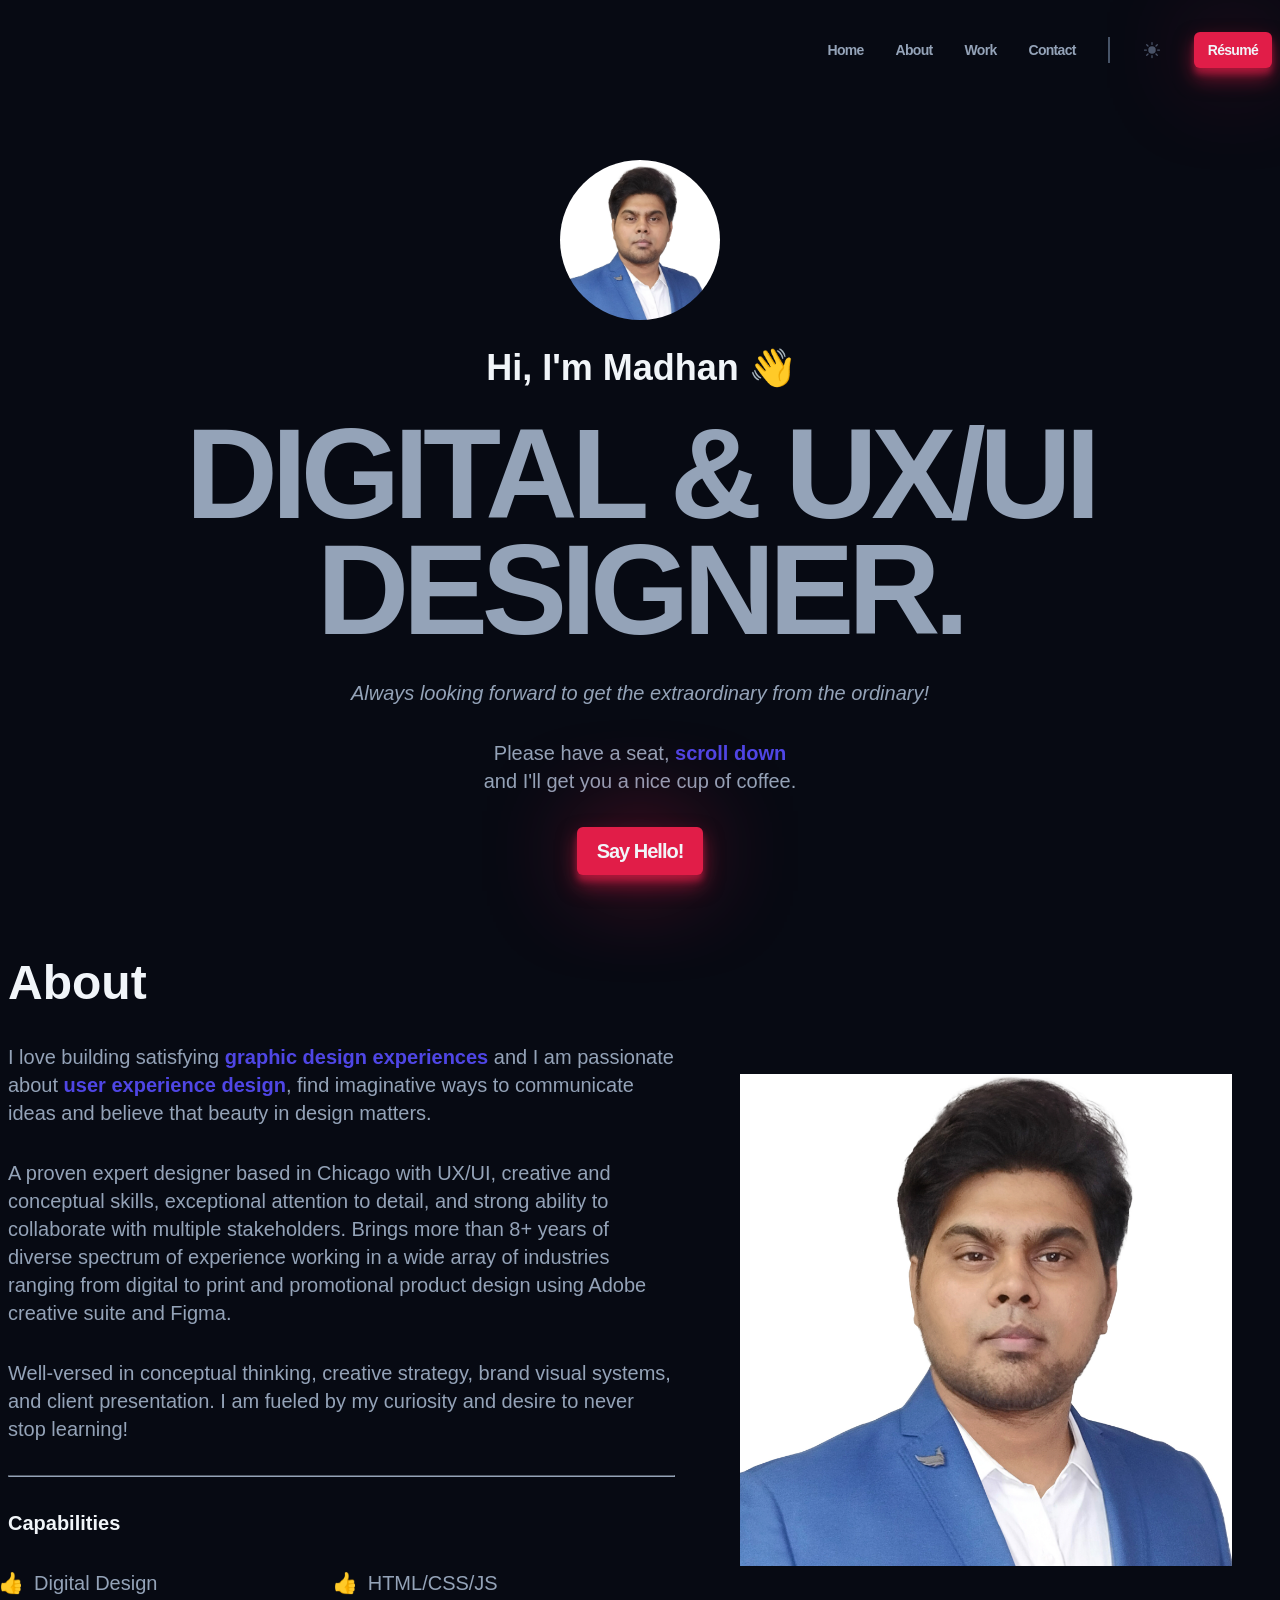
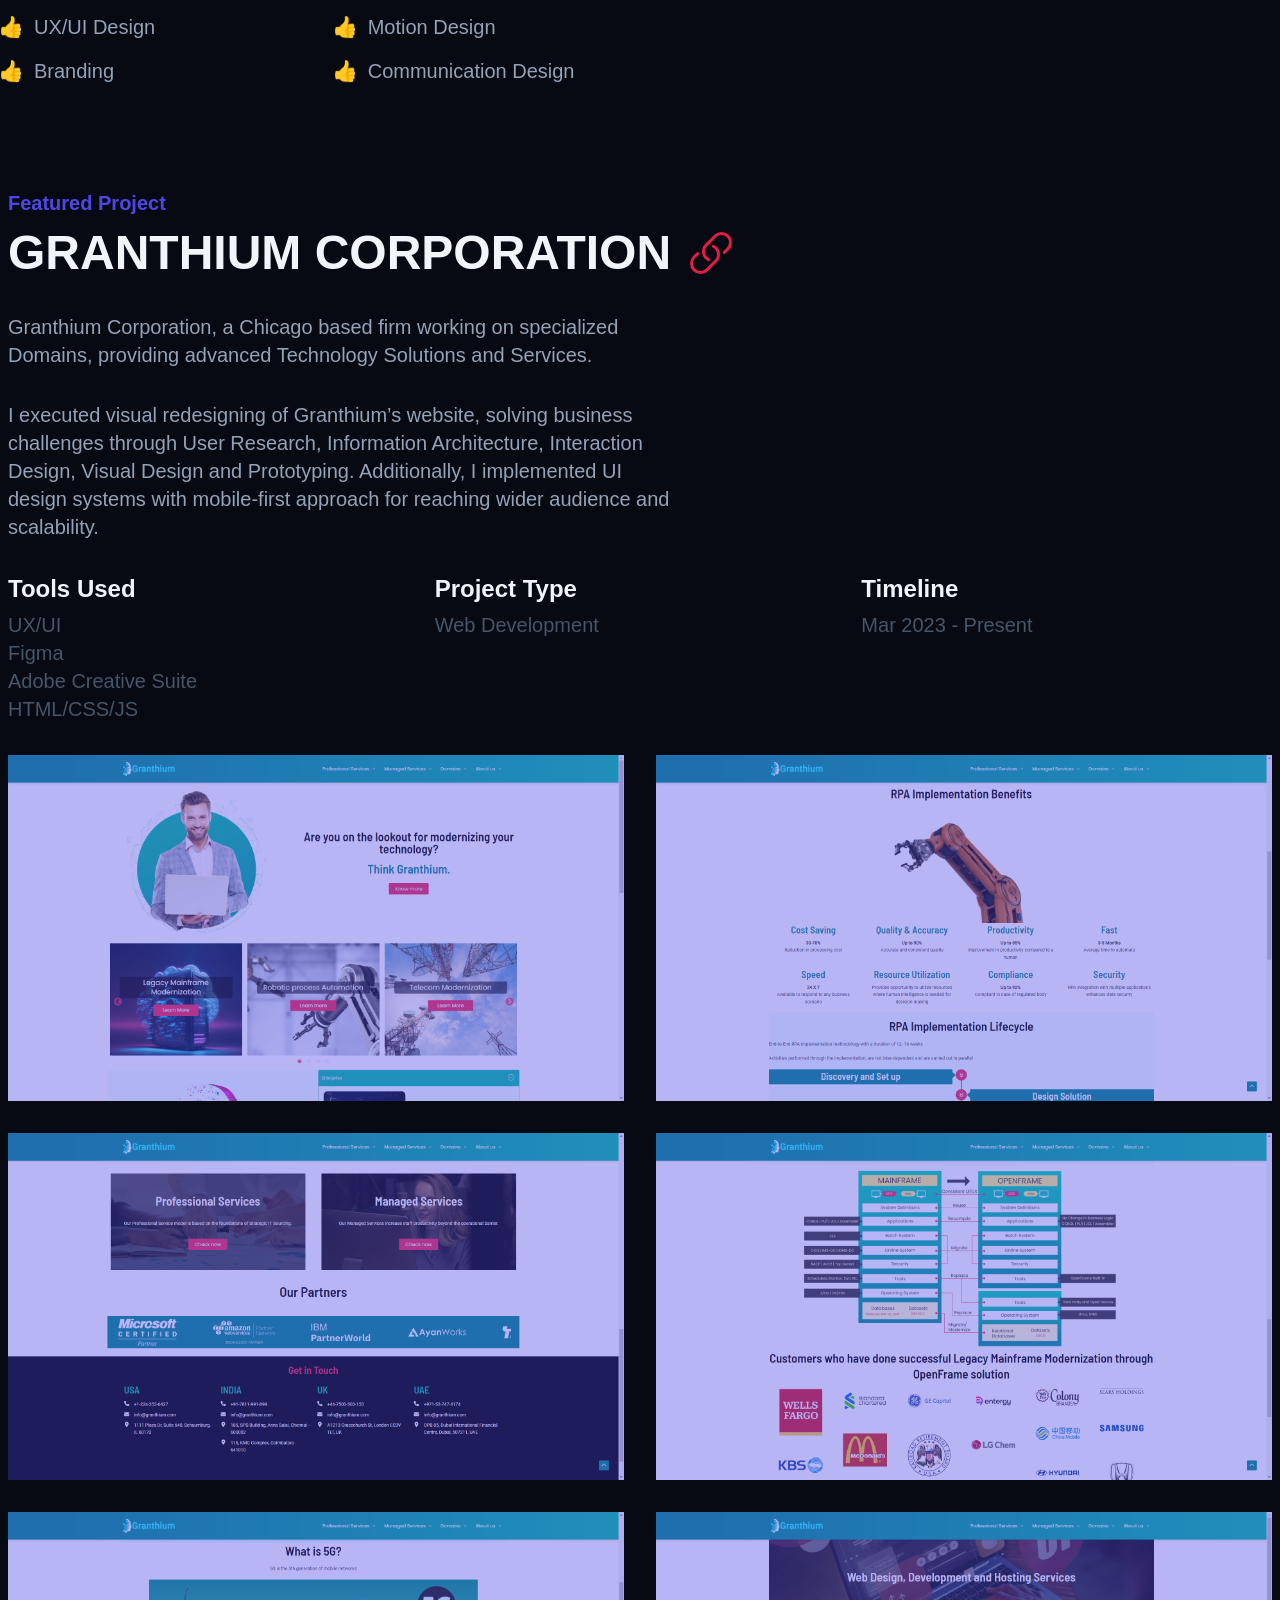
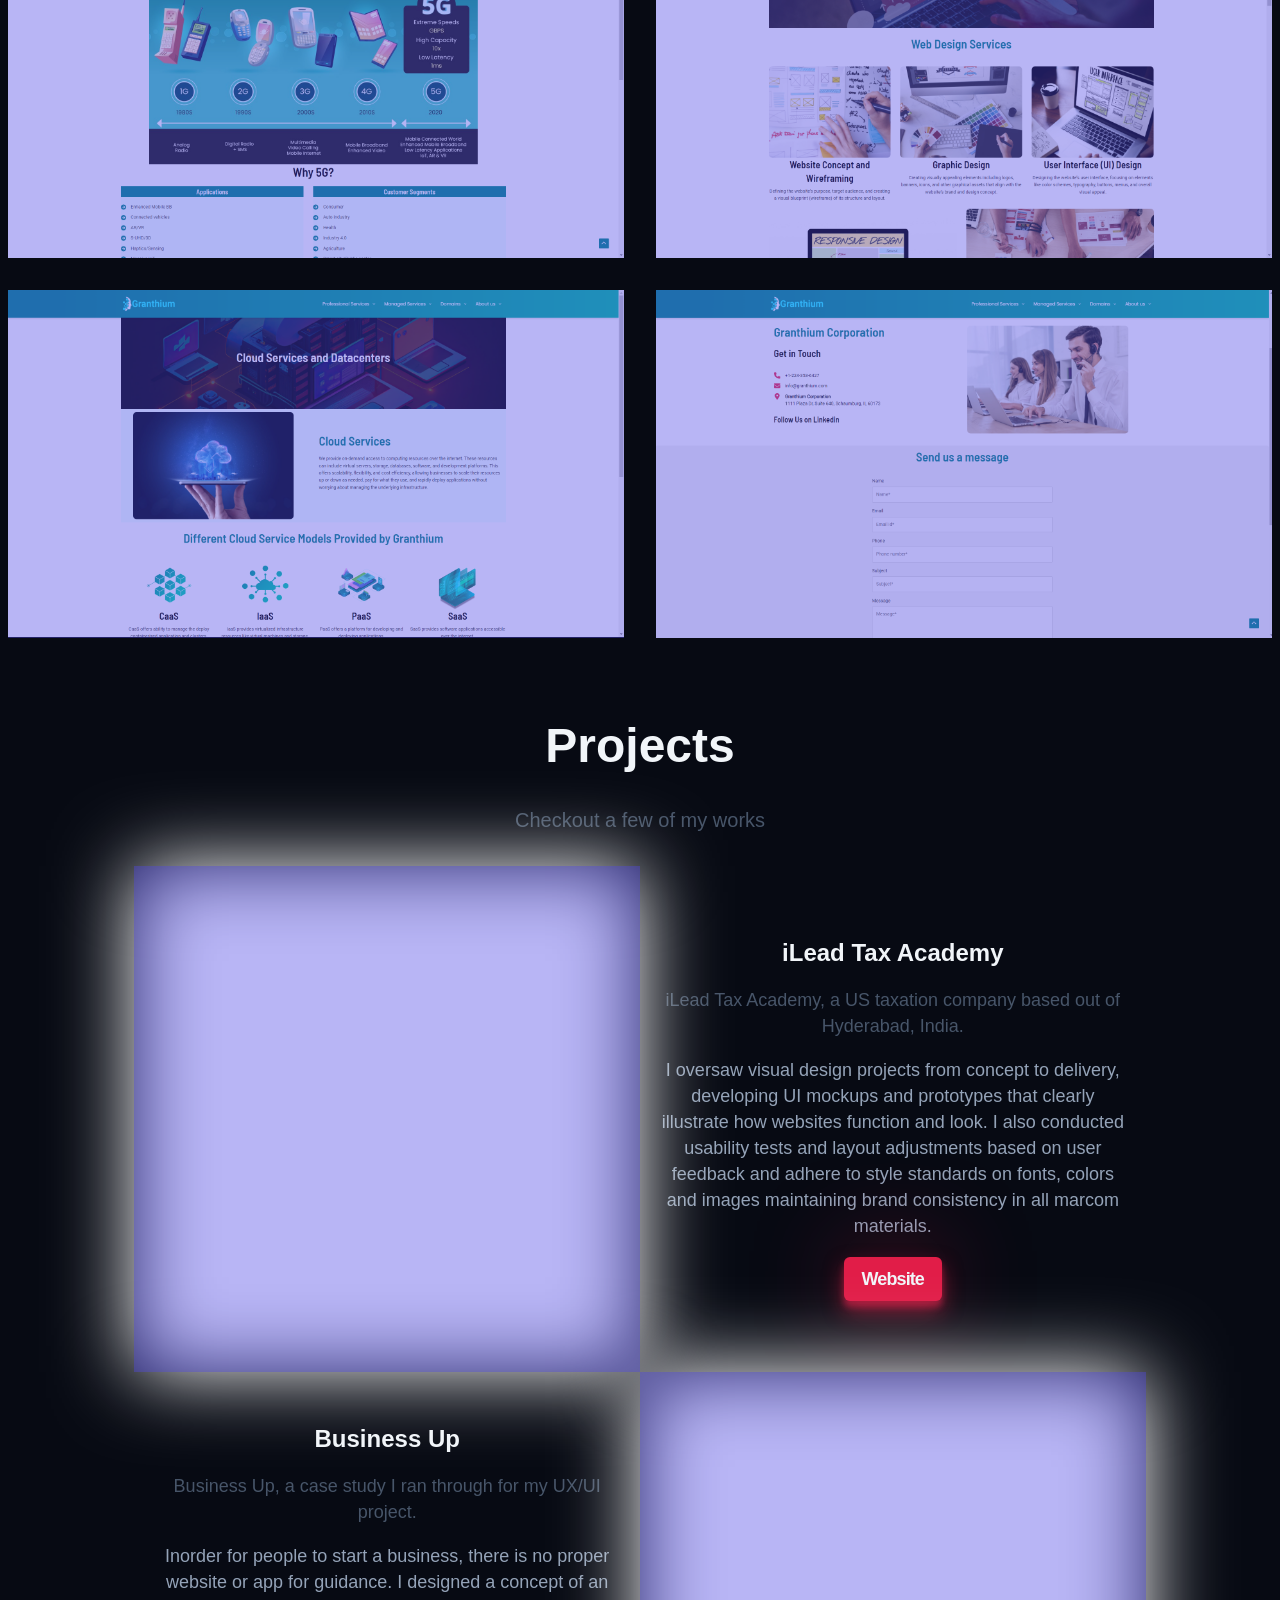
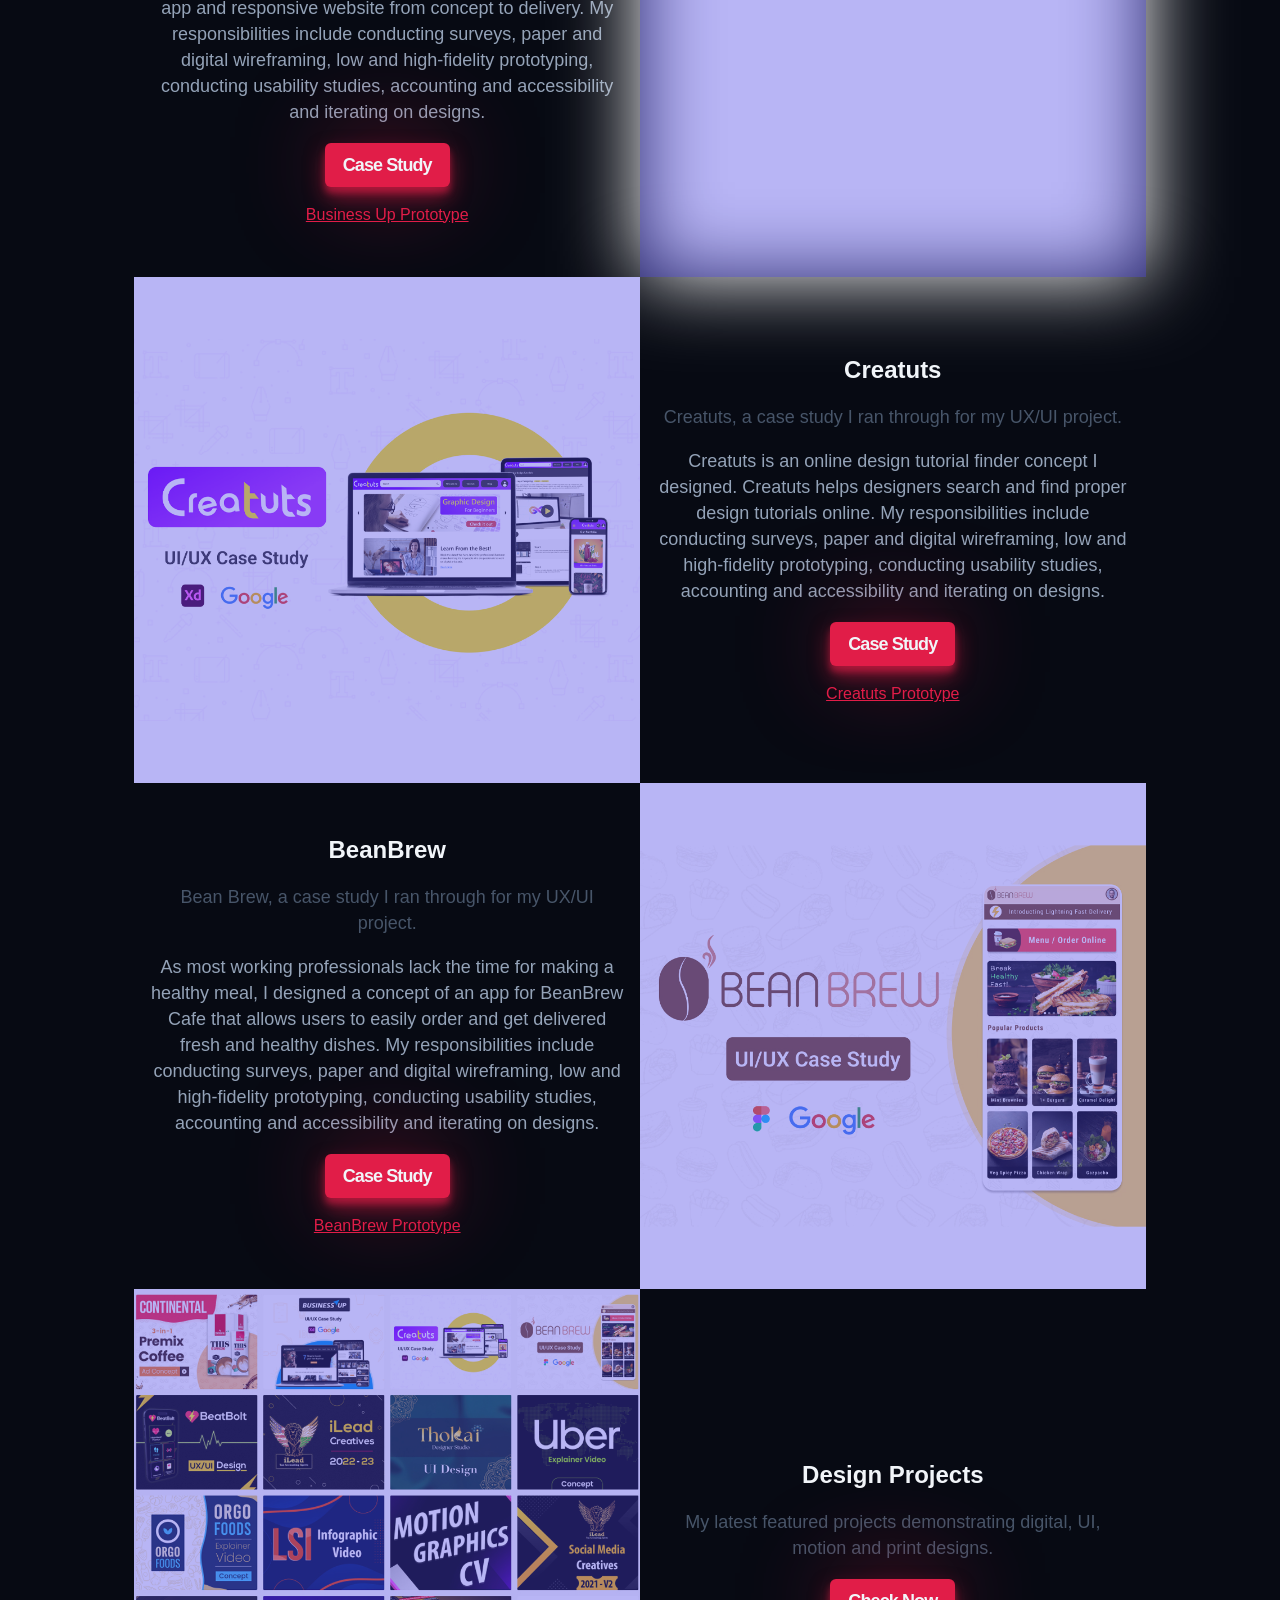
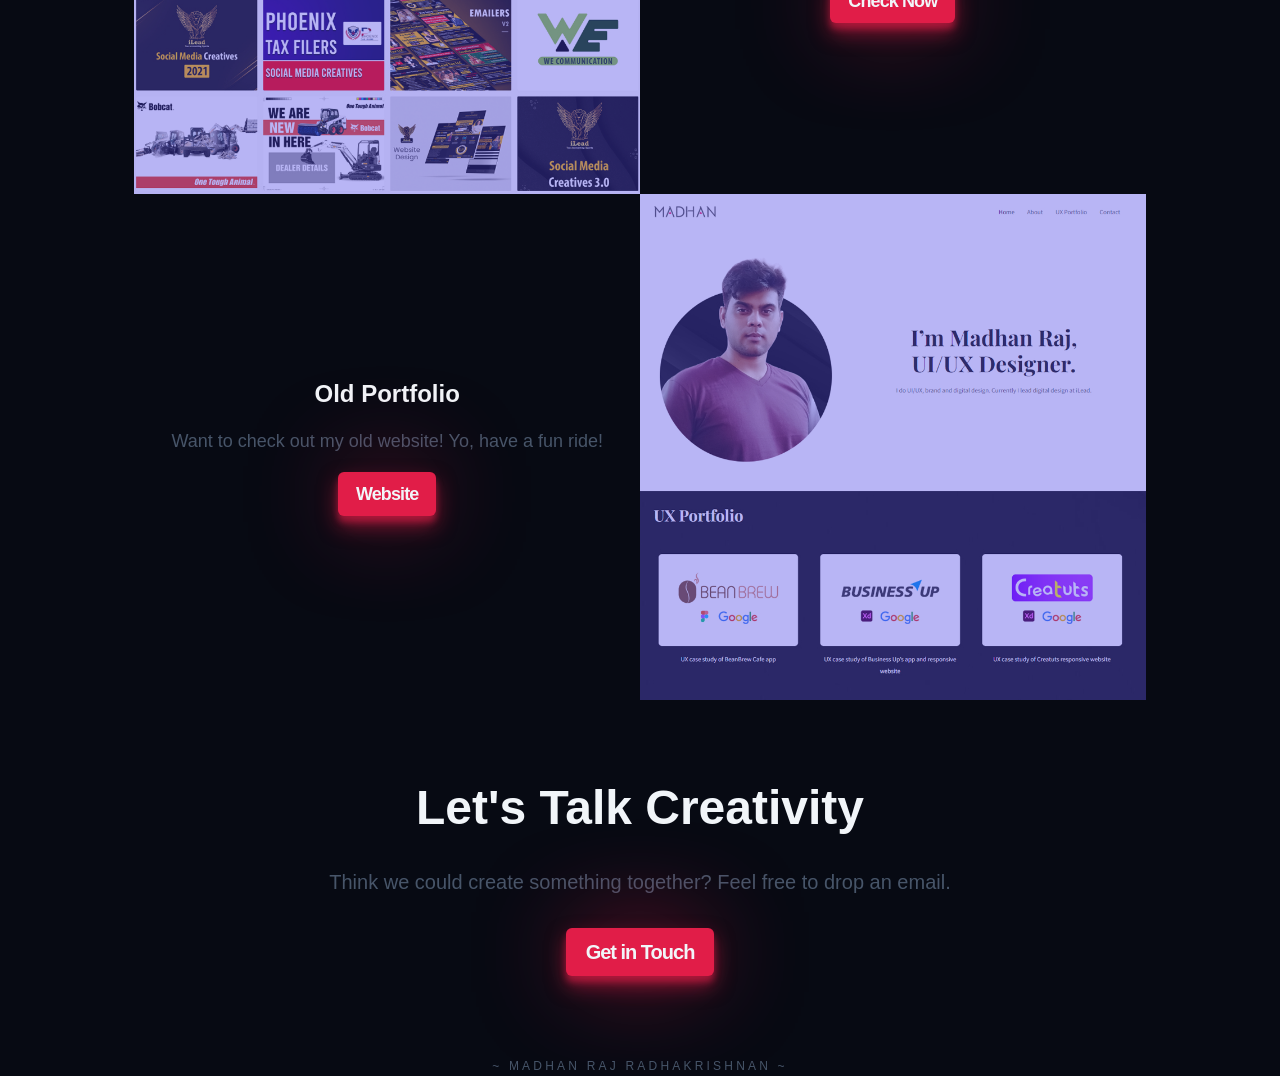
<file: index.html>
<!DOCTYPE html>
<html lang="en">
  <head>
    <link
      href="https://api.fontshare.com/v2/css?f[]=general-sans@500,600,400,700&display=swap"
      rel="stylesheet"
    />
    <!-- Portfolio -->
    <link rel="stylesheet" href="./styles/style.css" />
    <link rel="stylesheet" href="./styles/utils.css" />
    <link rel="stylesheet" href="./styles/modern-normalize.css" />
    <link rel="stylesheet" href="./styles/components/about.css" />
    <link rel="stylesheet" href="./styles/components/contact.css" />
    <link rel="stylesheet" href="./styles/components/featured.css" />
    <link rel="stylesheet" href="./styles/components/footer.css" />
    <link rel="stylesheet" href="./styles/components/header.css" />
    <link rel="stylesheet" href="./styles/components/hero.css" />
    <link rel="stylesheet" href="./styles/components/mobile.css" />
    <link rel="stylesheet" href="./styles/components/work.css" />

    <meta charset="UTF-8" />
    <link rel="icon" type="image/svg+xml" href="../public/M icon.png" />
    <meta name="viewport" content="width=device-width, initial-scale=1.0" />
    <title>Madhan Showcase</title>
  </head>
  <body>
    <header class="header container">
      <nav>
        <ul class="header__menu">
          <li>
            <a class="header__link" href="/">Home</a>
          </li>
          <li>
            <a class="header__link" href="#about1">About</a>
          </li>
          <li>
            <a class="header__link" href="#featured1">Work</a>
          </li>
          <li>
            <a class="header__link" href="#contact">Contact</a>
          </li>
          <li class="header__line"></li>
          <li>
            <button id="theme-toggle" class="header__sun">
              <svg
                xmlns="http://www.w3.org/2000/svg"
                viewBox="0 0 24 24"
                fill="currentColor"
              >
                <path
                  d="M12 2.25a.75.75 0 01.75.75v2.25a.75.75 0 01-1.5 0V3a.75.75 0 01.75-.75zM7.5 12a4.5 4.5 0 119 0 4.5 4.5 0 01-9 0zM18.894 6.166a.75.75 0 00-1.06-1.06l-1.591 1.59a.75.75 0 101.06 1.061l1.591-1.59zM21.75 12a.75.75 0 01-.75.75h-2.25a.75.75 0 010-1.5H21a.75.75 0 01.75.75zM17.834 18.894a.75.75 0 001.06-1.06l-1.59-1.591a.75.75 0 10-1.061 1.06l1.59 1.591zM12 18a.75.75 0 01.75.75V21a.75.75 0 01-1.5 0v-2.25A.75.75 0 0112 18zM7.758 17.303a.75.75 0 00-1.061-1.06l-1.591 1.59a.75.75 0 001.06 1.061l1.591-1.59zM6 12a.75.75 0 01-.75.75H3a.75.75 0 010-1.5h2.25A.75.75 0 016 12zM6.697 7.757a.75.75 0 001.06-1.06l-1.59-1.591a.75.75 0 00-1.061 1.06l1.59 1.591z"
                />
              </svg>
            </button>
          </li>
          <li>
            <a class="header__resume btn" href="./public/Madhan-Resume.pdf" target="_blank">Résumé</a>
          </li>
        </ul>
        <button class="header__bars">
          <svg
            xmlns="http://www.w3.org/2000/svg"
            viewBox="0 0 24 24"
            fill="currentColor"
          >
            <path
              fill-rule="evenodd"
              d="M3 6.75A.75.75 0 013.75 6h16.5a.75.75 0 010 1.5H3.75A.75.75 0 013 6.75zM3 12a.75.75 0 01.75-.75h16.5a.75.75 0 010 1.5H3.75A.75.75 0 013 12zm0 5.25a.75.75 0 01.75-.75h16.5a.75.75 0 010 1.5H3.75a.75.75 0 01-.75-.75z"
              clip-rule="evenodd"
            />
          </svg>
        </button>
      </nav>
    </header>
    <!-- Mobile Navigation -->
    <div class="mobile-nav">
      <nav>
        <ul class="mobile-nav__menu">
          <li><a class="mobile-nav__link" href="/">Home</a></li>
          <li><a class="mobile-nav__link" href="#about1">About</a></li>
          <li><a class="mobile-nav__link" href="#featured1">Work</a></li>
          <li><a class="mobile-nav__link" href="#contact">Contact</a></li>
          <li class="mobile-nav__link-line"></li>
          <li>
            <button id="theme-toggle" class="mobile-nav__sun">
              <svg
                xmlns="http://www.w3.org/2000/svg"
                viewBox="0 0 24 24"
                fill="currentColor"
              >
                <path
                  d="M12 2.25a.75.75 0 01.75.75v2.25a.75.75 0 01-1.5 0V3a.75.75 0 01.75-.75zM7.5 12a4.5 4.5 0 119 0 4.5 4.5 0 01-9 0zM18.894 6.166a.75.75 0 00-1.06-1.06l-1.591 1.59a.75.75 0 101.06 1.061l1.591-1.59zM21.75 12a.75.75 0 01-.75.75h-2.25a.75.75 0 010-1.5H21a.75.75 0 01.75.75zM17.834 18.894a.75.75 0 001.06-1.06l-1.59-1.591a.75.75 0 10-1.061 1.06l1.59 1.591zM12 18a.75.75 0 01.75.75V21a.75.75 0 01-1.5 0v-2.25A.75.75 0 0112 18zM7.758 17.303a.75.75 0 00-1.061-1.06l-1.591 1.59a.75.75 0 001.06 1.061l1.591-1.59zM6 12a.75.75 0 01-.75.75H3a.75.75 0 010-1.5h2.25A.75.75 0 016 12zM6.697 7.757a.75.75 0 001.06-1.06l-1.59-1.591a.75.75 0 00-1.061 1.06l1.59 1.591z"
                />
              </svg>
            </button>
          </li>
          <li>
            <a class="mobile-nav__btn btn" href="./public/Madhan-Resume.pdf" target="_blank">Résumé</a>
          </li>
        </ul>
      </nav>
    </div>
    <!-- End of Mobile Navigation -->
    <main>
      <section class="hero container">
        <img class="hero__img" src="./public/Hero.jpg" alt="Profile Picture" />
        <h2 class="hero__subtitle">Hi, I'm Madhan 👋</h2>
        <h1 class="hero__title">
          Digital & UX/UI <br />
          Designer.
        </h1>
        <p class="hero__description">
          Always looking forward to get the extraordinary from the ordinary!
        </p>
        <p class="hero__description2">
          Please have a seat, <strong>scroll down</strong> <br />and I'll get
          you a nice cup of coffee.
        </p>
        <a
          id="about1"
          class="hero__btn btn"
          href="mailto:madharaj791@gmail.com"
          target="_blank"
          >Say Hello!</a
        >
      </section>

      <section id="about" class="about container section">
        <div class="about__content">
          <h2 class="about__title">About</h2>
          <p class="about__description">
            I love building satisfying
            <strong>graphic design experiences</strong> and I am passionate
            about <strong>user experience design</strong>, find imaginative ways
            to communicate ideas and believe that beauty in design matters.
          </p>
          <p class="about__description">
            A proven expert designer based in Chicago with UX/UI, creative and
            conceptual skills, exceptional attention to detail, and strong
            ability to collaborate with multiple stakeholders. Brings more than
            8+ years of diverse spectrum of experience working in a wide array
            of industries ranging from digital to print and promotional product
            design using Adobe creative suite and Figma.
          </p>
          <p class="about__description">
            Well-versed in conceptual thinking, creative strategy, brand visual
            systems, and client presentation. I am fueled by my curiosity and
            desire to never stop learning!
          </p>

          <hr class="about__hr" />
          <h3 class="about__subtitle">Capabilities</h3>
          <div class="about__ul-container">
            <ul class="about__ul">
              <li class="about__list">Digital Design</li>
              <li class="about__list">UX/UI Design</li>
              <li class="about__list">Branding</li>
            </ul>
            <ul class="about__ul">
              <li class="about__list">HTML/CSS/JS</li>
              <li class="about__list">Motion Design</li>
              <li class="about__list">Communication Design</li>
            </ul>
          </div>
        </div>
        <div class="about__img-wrapper">
          <img
            class="about__img lazy loading"
            src="./public/blank1810px.jpg"
            data-src="./public/Profile.jpg"
            alt="Profile Picture"
          />
        </div>
      </section>
      <div id="featured1">
        <p><br /></p>
      </div>
      <section id="featured" class="featured container section">
        <h3 class="featured__subtitle"><strong>Featured Project</strong></h3>
                <div class="featured__wrapper">
          <h2 class="featured__title">Granthium Corporation</h2>
          <a
            class="featured__link"
            href="https://granthium.net/"
            target="_blank"
            ><svg
              xmlns="http://www.w3.org/2000/svg"
              fill="none"
              viewBox="0 0 24 24"
              stroke-width="1.5"
              stroke="currentColor"
            >
              <path
                stroke-linecap="round"
                stroke-linejoin="round"
                d="M13.19 8.688a4.5 4.5 0 011.242 7.244l-4.5 4.5a4.5 4.5 0 01-6.364-6.364l1.757-1.757m13.35-.622l1.757-1.757a4.5 4.5 0 00-6.364-6.364l-4.5 4.5a4.5 4.5 0 001.242 7.244"
              />
            </svg>
          </a>
        </div>
        <p class="featured__description">
          Granthium Corporation, a Chicago based firm working on specialized
          Domains, providing advanced Technology Solutions and Services.
        </p>
        <p class="featured__description">
          I executed visual redesigning of Granthium’s website, solving business
          challenges through User Research, Information Architecture,
          Interaction Design, Visual Design and Prototyping. Additionally, I
          implemented UI design systems with mobile-first approach for reaching
          wider audience and scalability.
        </p>
        <div class="featured__info-container">
          <div>
            <h3 class="featured__label">Tools Used</h3>
            <ul class="featured__tech-stack">
              <li class="featured__info">UX/UI</li>
              <li class="featured__info">Figma</li>
              <li class="featured__info">Adobe Creative Suite</li>
              <li class="featured__info">HTML/CSS/JS</li>
            </ul>
          </div>
          <div>
            <h3 class="featured__label">Project Type</h3>
            <p class="featured__info">Web Development</p>
          </div>
          <div>
            <h3 class="featured__label">Timeline</h3>
            <p class="featured__info">Mar 2023 - Present</p>
          </div>
        </div>
        <div class="featured__img-container">
          <div class="featured__img-wrapper">
            <img
              class="lazy loading"
              data-src="./public/Granthium 1.PNG"
              src="./public/blank1920px.jpg"
              alt="Granthium_page_1"
            />
          </div>
          <div class="featured__img-wrapper">
            <img
              class="lazy loading"
              data-src="./public/Granthium 2.PNG"
              src="./public/blank1920px.jpg"
              alt="Granthium_page_2"
            />
          </div>
          <div class="featured__img-wrapper">
            <img
              class="lazy loading"
              data-src="./public/Granthium 3.PNG"
              src="./public/blank1920px.jpg"
              alt="Granthium_page_3"
            />
          </div>
          <div class="featured__img-wrapper">
            <img
              class="lazy loading"
              data-src="./public/Granthium 4.PNG"
              src="./public/blank1920px.jpg"
              alt="Granthium_page_4"
            />
          </div>
          <div class="featured__img-wrapper">
            <img
              class="lazy loading"
              data-src="./public/Granthium 5.PNG"
              src="./public/blank1920px.jpg"
              alt="Granthium_page_5"
            />
          </div>
          <div class="featured__img-wrapper">
            <img
              class="lazy loading"
              data-src="./public/Granthium 6.PNG"
              src="./public/blank1920px.jpg"
              alt="Granthium_page_6"
            />
          </div>
          <div class="featured__img-wrapper">
            <img
              class="lazy loading"
              data-src="./public/Granthium 7.PNG"
              src="./public/blank1920px.jpg"
              alt="Granthium_page_7"
            />
          </div>
          <div class="featured__img-wrapper">
            <img
              class="lazy loading"
              data-src="./public/Granthium 8.PNG"
              src="./public/blank1920px.jpg"
              alt="Granthium_page_8"
            />
          </div>
        </div>
      </section>
      <section class="work container section">
        <h2 class="work__title">Projects</h2>
        <p class="work__description">Checkout a few of my works</p>
        <div class="work__container">
          <!-- Project 1 -->
          <h3 class="work__project-title">iLead Tax Academy</h3>
          <div class="work__img-wrapper work__image1">
            <img
              class="lazy loading"
              data-src="./public/iLeadCover.jpg"
              src="./public/blank900px.jpg"
              alt="Project 1"
            />
          </div>
          <div class="work__project work__content1">
            <h3 class="work__project-subtitle">iLead Tax Academy</h3>
            <p class="work__project-description1">
              iLead Tax Academy, a US taxation company based out of Hyderabad,
              India.
            </p>
            <p class="work__project-description2">
              I oversaw visual design projects from concept to delivery,
              developing UI mockups and prototypes that clearly illustrate how
              websites function and look. I also conducted usability tests and
              layout adjustments based on user feedback and adhere to style
              standards on fonts, colors and images maintaining brand
              consistency in all marcom materials.
            </p>
            <a
              class="btn work__project-btn"
              href="https://ileadtaxacademy.in/"
              target="_blank"
              >Website</a
            >
          </div>
          <!-- Project 2 -->
          <h3 class="work__project-title">Business Up</h3>
          <div class="work__img-wrapper work__image2">
            <img
              class="lazy loading"
              data-src="./public/BusinessUpCover.jpg"
              src="./public/blank900px.jpg"
              alt="Project 2"
            />
          </div>
          <div class="work__project work__content2">
            <h3 class="work__project-subtitle">Business Up</h3>
            <p class="work__project-description1">
              Business Up, a case study I ran through for my UX/UI project.
            </p>
            <p class="work__project-description2">
              Inorder for people to start a business, there is no proper website
              or app for guidance. I designed a concept of an app and responsive
              website from concept to delivery. My responsibilities include
              conducting surveys, paper and digital wireframing, low and
              high-fidelity prototyping, conducting usability studies,
              accounting and accessibility and iterating on designs.
            </p>
            <a
              class="btn work__project-btn"
              href="./pages/Businessup.html"
              target="_blank"
              >Case Study</a
            >
            <div class="work__prototype">
              <a
                href="https://xd.adobe.com/view/ac56356a-0b84-4899-9317-8b657c29d3ee-f905/"
                target="_blank"
                >Business Up Prototype</a
              >
            </div>
          </div>
          <!-- Project 3 -->
          <h3 class="work__project-title">Creatuts</h3>
          <div class="work__img-wrapper work__image3">
            <img
              class="lazy loading"
              data-src="./public/CreatutsCover.jpg"
              src="./public/blank900px.jpg"
              alt="Project 3"
            />
          </div>
          <div class="work__project work__content3">
            <h3 class="work__project-subtitle">Creatuts</h3>
            <p class="work__project-description1">
              Creatuts, a case study I ran through for my UX/UI project.
            </p>
            <p class="work__project-description2">
              Creatuts is an online design tutorial finder concept I designed.
              Creatuts helps designers search and find proper design tutorials
              online. My responsibilities include conducting surveys, paper and
              digital wireframing, low and high-fidelity prototyping, conducting
              usability studies, accounting and accessibility and iterating on
              designs.
            </p>
            <a
              class="btn work__project-btn"
              href="./pages/Creatuts.html"
              target="_blank"
              >Case Study</a
            >
            <div class="work__prototype">
              <a
                href="https://xd.adobe.com/view/4cf7d9f0-5b3b-443b-9829-4e2c7deb6add-19a4/?fullscreen"
                target="_blank"
                >Creatuts Prototype</a
              >
            </div>
          </div>
          <!-- Project 4 -->
          <h3 class="work__project-title">BeanBrew</h3>
          <div class="work__img-wrapper work__image4">
            <img
              class="lazy loading"
              data-src="./public/BeanbrewCover.jpg"
              src="./public/blank900px.jpg"
              alt="Project 4"
            />
          </div>
          <div class="work__project work__content4">
            <h3 class="work__project-subtitle">BeanBrew</h3>
            <p class="work__project-description1">
              Bean Brew, a case study I ran through for my UX/UI project.
            </p>
            <p class="work__project-description2">
              As most working professionals lack the time for making a healthy
              meal, I designed a concept of an app for BeanBrew Cafe that allows
              users to easily order and get delivered fresh and healthy dishes.
              My responsibilities include conducting surveys, paper and digital
              wireframing, low and high-fidelity prototyping, conducting
              usability studies, accounting and accessibility and iterating on
              designs.
            </p>
            <a
              class="btn work__project-btn"
              href="./pages/Beanbrew.html"
              target="_blank"
              >Case Study</a
            >
            <div class="work__prototype">
              <a
                href="https://www.figma.com/proto/yrfOd0hcsWEX04HcDuS1Ps/BeanBrew-Cafe-Hi-Fi?page-id=0%3A1&type=design&node-id=0-1&viewport=1186%2C75%2C0.33&t=cfcPU9yp9GbetqWB-1&scaling=scale-down&starting-point-node-id=1%3A5&mode=design"
                target="_blank"
                >BeanBrew Prototype</a
              >
            </div>
          </div>

          <!-- Project 5 -->
          <h3 class="work__project-title">Design Projects</h3>
          <div class="work__img-wrapper work__image5">
            <img
              class="lazy loading"
              data-src="./public/BehanceCover.jpg"
              src="./public/blank900px.jpg"
              alt="Project 5"
            />
          </div>
          <div class="work__project work__content5">
            <h3 class="work__project-subtitle">Design Projects</h3>
            <p class="work__project-description1">
              My latest featured projects demonstrating digital, UI, motion and
              print designs.
            </p>

            <a
              class="btn work__project-btn"
              href="https://www.behance.net/madhanraj7b6d1"
              target="_blank"
              >Check Now</a
            >
          </div>
          <!-- Project 6 -->
          <h3 class="work__project-title">My Old Portfolio</h3>
          <div class="work__img-wrapper work__image6">
            <img
              class="lazy loading"
              data-src="./public/OldSiteCover.jpg"
              src="./public/blank900px.jpg"
              alt="Project 6"
            />
          </div>
          <div class="work__project work__content6">
            <h3 class="work__project-subtitle">Old Portfolio</h3>
            <p class="work__project-description1">
              Want to check out my old website! Yo, have a fun ride!
            </p>
            <a
              class="btn work__project-btn"
              href="https://madhanxc.github.io/"
              target="_blank"
              >Website</a
            >
          </div>
        </div>
      </section>

      <section id="contact" class="contact container section">
        <h2 class="contact__title">Let's Talk Creativity</h2>
        <p class="contact__description">
          Think we could create something together? Feel free to drop an email.
        </p>
        <a
          class="contact__btn btn"
          href="mailto:madharaj791@gmail.com"
          target="_blank"
          >Get in Touch</a
        >
      </section>
    </main>
    <footer class="footer container section">
      <h3 class="footer__title">~ Madhan Raj Radhakrishnan ~</h3>
    </footer>
    <script type="module" src="./src/utils/dark-mode.js"></script>
    <script type="module" src="./src/utils/lazy-loading.js"></script>
    <script type="module" src="./src/utils/mobile-nav.js"></script>

    <script>
      window.addEventListener("scroll", (event) => {
        let scroll = this.scrollY;
        if (scroll > 10) {
          document.querySelector(".header").classList.add("header__active");
        } else {
          document.querySelector(".header").classList.remove("header__active");
        }
      });
    </script>
  </body>
</html>
</file>
<file: styles/style.css>
:root {
    --clr-dark: #070a13;
    --clr-light: #f1f5f9;
    --clr-slate400: #94a3b8;
    --clr-slate600: #475569;
    --clr-slate800: #1e293b;
    --clr-rose: #e11d48;
    --clr-indigo: #4f46e5;

    /* rose rgb(225, 29, 72)*/
  /*  indigo rgb(79, 70, 229) */
/* sizes */
--size-xxs: 0.5rem;
--size-xs: 0.75rem;
--size-sm: 0.875rem;
--size-base: 1rem;
--size-lg: 1.125rem;
--size-xl: 1.25rem;
--size-2xl: 1.5rem;
--size-3xl: 1.875rem;
--size-4xl: 2.25rem;
--size-5xl: 3rem;
--size-6xl: 3.75rem;
--size-7xl: 4.5rem;
--size-8xl: 6rem;
--size-9xl: 8rem;
--size-10xl: 10rem;
}

* {
    margin: 0;
    line-height: calc(1em + 0.5rem);
}
html{
    scroll-behavior: smooth;
}

.light-mode{
    --clr-light: #070a13;
    --clr-dark: #f1f5f9;
    --clr-slate400: ##1e293b;
    --clr-slate600: #1e293b;
    --clr-slate800: #1e293b;
    }
body{
    font-family: 'General Sans', sans-serif;
    background-color: var(--clr-dark);
    color: var(--clr-light);

}

img,
picture,
video,
canvas,
svg {
display: block;
max-width: 100%;
user-select: none;
}
button{
    display: inline-block;
    padding: 0;
    border: none;
    background: none;
    cursor: pointer;
    color:inherit;
}
a{
    color: var(--clr-rose);
}

strong{
    color: var(--clr-indigo);
}

/* Scrollbar */
body::-webkit-scrollbar {
    width: 0.5em;
  }
   
  body::-webkit-scrollbar-track {
    box-shadow: inset 0 0 0 rgba(0, 0, 0, 0);
  }
   
  body::-webkit-scrollbar-thumb {
    background-color: var(--clr-rose);
    outline: 1px solid var(--clr-rose);
  }
</file>
<file: styles/utils.css>
/*xs*/
/* @media(min-width: 475px) {}  */

/*sm*/
/* @media(min-width: 640px) {}  */

/*md*/
/* @media(min-width: 768px) {}  */

/*lg*/
/* @media(min-width: 1024px) {}  */

/*xl*/
/* @media(min-width: 1280px) {} */

/*2xl*/
/* @media(min-width: 1536px) {}  */



.btn {
    display: inline-block;
    font-weight: 600;
    text-decoration: none;
    letter-spacing: -0.05em;
    background-color: var(--clr-rose);
    color: #f1f5f9;
    padding: 0.5em 1em;
    border-radius: 6px;
    box-shadow: 0 10px 20px rgba(225, 29, 72, 0.5), 0 6px 6px rgba(225, 29, 72, 0.5), 0 0 100px -10px var(--clr-rose) ;
    transition: transform 0.3s, box-shadow 0.3s;
}


.btn:hover {
    transform: translateY(-3px);
    box-shadow: 0 14px 28px rgba(225, 29, 72, 0.25), 0 10px 10px rgba(225, 29, 72, 0.22), 0 0 120px -10px var(--clr-rose) ;
}

.container{
    width: 100%;
    margin-left: auto;
    margin-right: auto;
    padding-left: 0.5rem;
    padding-right: 0.5rem;
}

.section{
    margin-top: 5rem;
}

.loading {
filter: blur(40px) grayscale(100%);
}

.loaded{
    filter: blur(0) grayscale(0);
    transition: 0.7s ease-in-out;

}
/*xs*/
 @media(min-width: 475px) {
    .container{
        max-width: 475px;
    }
 } 

/*sm*/
@media(min-width: 640px) {
    .container{
        max-width: 640px;
    }
} 

/*md*/
@media(min-width: 768px) {
    .container{
        max-width: 768px;
    }
} 

/*lg*/
@media(min-width: 1024px) {
    .container{
        max-width: 1024px;
        .section{
            margin-top: 10rem;
        }
    }
} 

/*xl*/
@media(min-width: 1280px) {
    .container{
        max-width: 1280px;
    }
}

/*2xl*/
@media(min-width: 1536px) {
    .container{
        max-width: 1536px;
    }
}
</file>
<file: styles/components/about.css>
.about{
    display: flex;
    flex-direction: column;
    gap: 1rem;
}

.about__content{
    display: flex;
    flex-direction: column;
    gap: 1rem;
}
.about__title{
    font-size: var(--size-2xl);
    color: var(--clr-light);

}

.about__description{
    max-width: 60ch;
    font-size: var(--size-sm);
    color: var(--clr-slate400);
}
.about__hr{
    border-color: var(--clr-slate400);
}
.about__subtitle{
    font-size: var(--size-sm);
    color: var(--clr-light);
}
.about__ul-container{
    display: flex;

}
.about__ul{
    display: flex;
    flex-direction: column;
    gap: 1rem;
    list-style-type: '\1F44D';
    padding-left: 1em;
    flex: 1;
    
}
.about__list{
    font-size: var(--size-sm);
    color: var(--clr-slate400);
    
}
.about__list::before{
    content: '';
    margin-left: 0.5em;
}

/* Beanbrew Page Styling */
.about__title2{
    margin-top: 8rem;
    color: var(--clr-light);
    text-align: center;

}
.featured__img-wrapper2{
    padding-left: 10em;
    padding-right: 10em;
}
/*xs*/
@media(min-width: 475px) {
    .about{
        gap: 1.5rem;
    }
    
    .about__content{
        
        gap: 1.5rem;
    }
    .about__title{
        font-size: var(--size-3xl);
        
    
    }
    .about__title2{
    font-size: var(--size-5xl);
    color: var(--clr-light);
    text-align: center;

}
    .about__description{
        
        font-size: var(--size-base);
        
    }
   
    .about__subtitle{
        font-size: var(--size-base);
        
    }
    
   
    .about__list{
        font-size: var(--size-base);
            
    }
    .featured__img-wrapper2{
        padding-left: 2em;
        padding-right: 2em;
    }
    /* Beanbrew Page Styling */
.about__title2{
    margin-top: 7rem;
    font-size: var(--size-3xl);
    color: var(--clr-light);
    text-align: center;

}
    
} 

/*sm*/
@media(min-width: 640px) {
    .about__img-wrapper{
        margin: 0 auto;
         
    }
    .about__img{
        width: 28.6875rem;
    }
    .featured__img-wrapper2{
        padding-left: 5em;
        padding-right: 5em;
    }
} 

/*md*/
/* @media(min-width: 768px) {}  */

/*lg*/
@media(min-width: 1024px) {
    .about{
        flex-direction: row;
        justify-content: space-between;
        align-items: center;

    }
    .about__title{
        font-size: var(--size-4xl);
        
    
    }
    .about__description{
        
        font-size: var(--size-lg);
        
    }
   
    .about__subtitle{
        font-size: var(--size-lg);
        
    }
    
   
    .about__list{
        font-size: var(--size-lg);
            
    }
    .featured__img-wrapper2{
        padding-left: 20em;
        padding-right: 20em;
    }
    .about__title2{
        font-size: var(--size-4xl);
        color: var(--clr-light);
        text-align: center;
    
    }
} 

/*xl*/
@media(min-width: 1280px) {
    .about__title{
        font-size: var(--size-5xl);
        
    
    }
    .about__description{
        
        font-size: var(--size-xl);
        
    }
   
    .about__subtitle{
        font-size: var(--size-xl);
        
    }
    
   
    .about__list{
        font-size: var(--size-xl);
            
    }
    .about__content{
        
        gap: 2rem;
    }
    .about__img{
        width: 30.75rem;
    }
    .featured__img-wrapper2{
        padding-left: 15em;
        padding-right: 15em;
    }
    .about__title2{
        font-size: var(--size-5xl);
        color: var(--clr-light);
        text-align: center;
    
    }
  
}


/*2xl*/
@media(min-width: 1536px) {

    .featured__img-wrapper2{
        padding-left: 30em;
        padding-right: 30em;
    }
} 
/*3xl*/
@media(min-width: 2000px) {

    .featured__img-wrapper2{
        padding-left: 35em;
        padding-right: 35em;
    }
}
</file>
<file: styles/components/contact.css>
.contact{
    display: flex;
    flex-direction: column;
    justify-content: center;
    align-items: center;
    text-align: center;
    gap: 1rem;

}

.contact__title{
    font-size: var(--size-2xl);
    color: var(--clr-light);
    text-transform: capitalize;

}

.contact__description{
    font-size: var(--size-sm);
    color: var(--clr-slate600);
    max-width: 60ch;
}

.contact__btn{
    font-size: var(--size-sm);
}



/*xs*/
@media(min-width: 475px) {
    .contact{
      
        gap: 1.5rem;
    
    }
    
    .contact__title{
        font-size: var(--size-3xl);
     
    
    }
    
    .contact__description{
        font-size: var(--size-base);
        
    }
    
    .contact__btn{
        font-size: var(--size-base);
    }
    
} 

/*sm*/
/* @media(min-width: 640px) {}  */

/*md*/
/* @media(min-width: 768px) {}  */

/*lg*/
@media(min-width: 1024px) {
    
    .contact__title{
        font-size: var(--size-4xl);
     
    
    }
    
    .contact__description{
        font-size: var(--size-lg);
        
    }
    
    .contact__btn{
        font-size: var(--size-lg);
    }
} 

/*xl*/
@media(min-width: 1280px) {
    .contact{
      
        gap: 2rem;
    
    }
    
    .contact__title{
        font-size: var(--size-5xl);
     
    
    }
    
    .contact__description{
        font-size: var(--size-xl);
        
    }
    
    .contact__btn{
        font-size: var(--size-xl);
    }
}

/*2xl*/
/* @media(min-width: 1536px) {}  */
</file>
<file: styles/components/featured.css>
.featured__title{
    font-size: var(--size-2xl);
    color: var(--clr-light);
}
.featured__subtitle{
    font-size: var(--size-sm);
    color: var(--clr-indigo);
    text-transform: capitalize;
    font-weight: 400;
}
.featured__wrapper{
    display: flex;
    align-items: center;
    gap: 1rem;
    margin-top: 0.5em;
}
.featured__link{
   
    width: var(--size-2xl);
    height: var(--size-2xl);
}
.featured__description{
    max-width: 60ch;
    color: var(--clr-slate400);
    font-size: var(--size-sm);
    margin: 1rem 0;
}
.featured__label{
    font-size: var(--size-base);
    text-transform: capitalize;
    margin-bottom: 0.25em;
}
.featured__tech-stack
{
    padding: 0;
    list-style: none;
}
.featured__info{
    font-size: var(--size-sm);
    color: var(--clr-slate600);
    text-transform: capitalize;
}

.featured__img-container{
    margin-top: 1rem;
    display: grid;
    grid-template-columns: repeat(auto-fit, minmax(300px, 1fr));
    grid-gap: 1rem;
}
.featured__info-container{
    display: flex;
    flex-wrap: wrap;
    gap: 1rem;
}
.featured__info-container div {
flex: 1;
min-width: 250px;
}
.featured__img-wrapper{
    position: relative;
}
.featured__img-wrapper::after{
    content: '';
    background-color: rgba(79, 70, 229, 0.4);
    width: 100%;
    height: 100%;
    position: absolute;
    top: 0;
    left: 0;
    z-index: 1;
    transition: background-color 0.3s;
}

.featured__img-wrapper:hover::after{
    background-color: rgba(79, 70, 229, 0.1);
}


.featured__img-wrapper3{
display: flex;
align-items: center;
justify-content: center;
}
/*xs*/
@media(min-width: 475px) {
    .featured__title{
        font-size: var(--size-3xl);
        text-transform: uppercase;
           
    }
    .featured__subtitle{
        font-size: var(--size-base);
    }

    .featured__link{
   
        width: var(--size-3xl);
        height: var(--size-3xl);
    }
    .featured__description{
       
        font-size: var(--size-base);
        margin: 1.5rem 0;
    }

    .featured__label{
        font-size: var(--size-lg);
      
    }
   
    .featured__info{
        font-size: var(--size-base);
        
    }
    .featured__img-container{
        margin-top: 1.5rem;
                grid-gap: 1.5rem;
    }
} 


/*sm*/
@media(min-width: 640px) {
    .featured__img-container{
        
        grid-template-columns: repeat(auto-fit, minmax(500px, 1fr));
        
    }
} 

/*md*/
/* @media(min-width: 768px) {}  */

/*lg*/
@media(min-width: 1024px) {.featured__title{
        font-size: var(--size-4xl);
        
    
    }
    .featured__subtitle{
        font-size: var(--size-lg);
    }
    .featured__link{
   
        width: var(--size-4xl);
        height: var(--size-4xl);
    }
.featured__description{
       
        font-size: var(--size-lg);
    }
    .featured__label{
        font-size: var(--size-xl);
      
    }
   
    .featured__info{
        font-size: var(--size-lg);
        
    }
} 




/*xl*/
@media(min-width: 1280px) {.featured__title{
        font-size: var(--size-5xl);
        
    
    }
    .featured__subtitle{
        font-size: var(--size-xl);
    }
    .featured__link{
   
        width: var(--size-5xl);
        height: var(--size-5xl);
    }
    .featured__description{
       
        font-size: var(--size-xl);
        margin: 2rem 0;
    }
    .featured__label{
        font-size: var(--size-2xl);
      
    }
   
    .featured__info{
        font-size: var(--size-xl);
        
    }
    .featured__img-container{
        margin-top: 2rem;
         grid-gap: 2rem;
    }
}


/*2xl*/
/* @media(min-width: 1536px) {}  */
</file>
<file: styles/components/footer.css>
.footer__title {
    font-size: var(--size-xs);
    font-weight: 400;
    color: var(--clr-slate600);
    text-align: center;
    text-transform: uppercase;
    letter-spacing: 0.2rem;
    user-select: none;
}
</file>
<file: styles/components/header.css>
.header{
    display: flex;
    justify-content: flex-end;
    align-items: center;
    padding-top: 2rem;
    padding-bottom: 2rem;
    position: fixed;
    right: 0;
    left: 0;
    margin-right: auto;
    margin-left: auto;
  top: 0;
  width: 100%;

    z-index: 9999;
    background-color: var(--clr-dark);

}
.header__active {
    box-shadow: 0px 10px 12px -15px  var(--clr-rose)

}

.header__menu{
    display: none;
    }

.header__bars{
    color: var(--clr-light);
    width: var(--size-2xl);
    height: var(--size-2xl);
    display: block;
}

/*xs*/
/* @media(min-width: 475px) {}  */

/*sm*/
/* @media(min-width: 640px) {}  */

/*md*/
 @media(min-width: 768px) {
    .header__menu{
    display: flex;
    align-items: center;
    list-style: none;
    padding: 0;
    gap: 2em;
}

.header__link {
    font-size: var(--size-xs);
    text-decoration: none;
    font-weight: 600;
    color: var(--clr-slate400);
    letter-spacing: -0.05em;
}

.header__link:hover{
    color: var(--clr-rose);
    transition: color 0.3s;

}

.header__line{
    border: 1px solid var(--clr-slate600);
    padding-top: 1.5em;
}
.header__sun{
    display: block;
    color: var(--clr-slate600);
    width: var(--size-base);
    height: var(--size-base);
}
.header__resume {
    font-size: var(--size-xs);
}
.header__bars{
    display: none;
}
}  

/*lg*/
 @media(min-width: 1024px) {
    .header__link {
        font-size: var(--size-sm);
       
    }
    
    
    .header__sun{
       
        width: var(--size-xl);
        height: var(--size-xl);
    }
    .header__resume {
        font-size: var(--size-sm);
 }  
 }
/*xl*/
/* @media(min-width: 1280px) {} */

/*2xl*/
/* @media(min-width: 1536px) {}  */
</file>
<file: styles/components/hero.css>
.hero{
    text-align: center;
    display: flex;
    flex-direction: column;
    justify-content: center;
    align-items: center;
    gap: 1rem;
   margin-top: 8rem;
   
}
.hero__img{
    
    border-radius: 50%;
    width: 6rem;
    height: 6rem;
}

.hero__subtitle{
color: var(--clr-light);
font-size: var(--size-base);
line-height: 0.9;
}
.hero__title{
    color: var(--clr-slate400);
    text-transform: uppercase;
    font-size: var(--size-4xl);
    letter-spacing: -0.05em;
    line-height: 0.9;
}

.hero__description{
    max-width: 60ch;
    font-size: var(--size-sm);
    color: var(--clr-slate400);
    font-style: italic;
}
.hero__description2{
    max-width: 60ch;
    font-size: var(--size-sm);
    color: var(--clr-slate400);
  
}

.hero__btn{
    text-transform: capitalize;
    font-size: var(--size-sm);

}



/*xs*/
@media(min-width: 475px) {
    .hero{
        margin-top: 7rem;
        gap: 1.5rem;
        
    
    
    }
    .hero__img{
        
        width: 6.5rem;
        height: 6.5rem;
    }
    
    .hero__subtitle{
    
    font-size: var(--size-lg);
    }
    .hero__title{
       
        font-size: var(--size-5xl);
        
    }
    
    .hero__description{
       
        font-size: var(--size-base);
       
    }
    .hero__description2{
       
        font-size: var(--size-base);
       
    }
    
    .hero__btn{
        font-size: var(--size-base);
    
    }
} 

/*sm*/
/* @media(min-width: 640px) {}  */

/*md*/
/* @media(min-width: 768px) {}  */

/*lg*/
@media(min-width: 1024px) {
    .hero{
        margin-top: 10rem;
    }
    .hero__img{
        
        width: 8rem;
        height: 8rem;
    }
    
    .hero__subtitle{
    
    font-size: var(--size-2xl);
    }
    .hero__title{
       
        font-size: var(--size-7xl);
        
    }
    
    .hero__description{
       
        font-size: var(--size-lg);
       
    }
    .hero__description2{
       
        font-size: var(--size-lg);
       
    }
    
    .hero__btn{
        font-size: var(--size-lg);
    
    }
} 

/*xl*/
@media(min-width: 1280px) {
    .hero{
        margin-top: 10rem;
        gap: 2rem;
        
    
    
    }
    .hero__img{
        
        width: 10rem;
        height: 10rem;
    }
    
    .hero__subtitle{
    
    font-size: var(--size-4xl);
    }
    .hero__title{
       
        font-size: var(--size-9xl);
        
    }
    
    .hero__description{
       
        font-size: var(--size-xl);
       
    }
    .hero__description2{
       
        font-size: var(--size-xl);
       
    }
    
    .hero__btn{
        font-size: var(--size-xl);
    
    }
    
}

/*2xl*/
/* @media(min-width: 1536px) {}  */
</file>
<file: styles/components/mobile.css>
.mobile-nav{
    position: fixed;
    top: 0;
    left: 0;
    z-index: 999;

    width: 100%;
    height: 100%;
    background-color: var(--clr-dark);
    display: none;
    justify-content: center;
    align-items: center;
    text-align: center;
}

.mobile-nav__menu{
    list-style: none;
    padding: 0;
    display: flex;
    flex-direction: column;
    justify-content: center;
    align-items: center;
    gap: 1rem;
}

.mobile-nav__link{
    font-size: var(--size-sm);
    text-decoration: none;
    font-weight: 600;
    color: var(--clr-slate600);
    letter-spacing: -0.05em;
    transition: color 0.3s;
}

.mobile-nav__link:hover{
    color: var(--clr-rose);
}

.mobile-nav__link-line{
    border: 1px solid var(--clr-slate800);
    padding-right: 1.5em;
}

.mobile-nav__sun{
    display: block;
    width: var(--size-xl);
    height: var(--size-xl);
    color: var(--clr-slate600);
}

.mobile-nav__btn{
    font-size: var(--size-sm);
}
</file>
<file: styles/components/work.css>
.work{
    text-align: center;
}
.work__title{
    font-size: var(--size-2xl);
    color: var(--clr-light);

}

.work__description{
    max-width: 60ch;
    font-size: var(--size-sm);
    color: var(--clr-slate600);
    margin: 1rem auto;
}
.work__project-title{
    font-size: var(--size-base);
    margin-bottom: 1rem;
}

.work__img-wrapper{
    position: relative;
}
.work__img-wrapper::after{
    content: '';
    background-color: rgba(79, 70, 229, 0.4);
    width: 100%;
    height: 100%;
    position: absolute;
    top: 0;
    left: 0;
    z-index: 1;
    transition: background-color 0.3s;
}

.work__img-wrapper:hover::after{
    background-color: rgba(79, 70, 229, 0.3);
}

.work__project-description1{
    font-size: var(--size-sm);
    color: var(--clr-slate600);
    margin: 1rem 0;
}

.work__project-description2{
    font-size: var(--size-sm);
    color: var(--clr-slate400);
    margin: 1rem 0;
}

.work__project-btn{
    font-size: var(--size-sm);
}
.work__project:not(:last-child){
    margin-bottom: 5rem;
}

.work__project-subtitle{
    display: none;
    
}

.work__prototype{
    margin-top: 1em;
}


/*xs*/
@media(min-width: 475px) {
    .work__title{
        font-size: var(--size-3xl);  
    }
    .work__project-title{
        font-size: var(--size-lg);
        margin-bottom: 1.5rem;
    }
    .work__project-description1{
        font-size: var(--size-base);
        
        margin: 1.5rem 0;
    }
    
    .work__project-description2{
        font-size: var(--size-base);
        
        margin: 1.5rem 0;
    }
    
    .work__description{
        
        font-size: var(--size-base);
        
        margin: 1.5rem auto;
    }

    .work__project-btn{
        font-size: var(--size-base);
    }
} 

/*sm*/
@media(min-width: 640px) {
    .work__container{
        display: grid;
        grid-template-columns: 1fr 1fr;
        grid-template-areas: 
        'image1 content1'
        'content2 image2'
        'image3 content3'
        'content4 image4'
        'image5 content5'
        'content6 image6';
        place-items: center;
    }
.work__image1{
    grid-area: image1;
}
.work__image2{
    grid-area: image2;
}
.work__image3{
    grid-area: image3;
}
.work__image4{
    grid-area: image4;
}
.work__image5{
    grid-area: image5;
}
.work__image6{
    grid-area: image6;
}

.work__content1{
    grid-area: content1;
}

.work__content2{
    grid-area: content2;
}
.work__content3{
    grid-area: content3;
}
.work__content4{
    grid-area: content4;
}
.work__content5{
    grid-area: content5;
}
.work__content6{
    grid-area: content6;
}
    .work__project{
        padding: 0 1rem;
    }

    .work__project-title{
        display: none;
    }

    .work__project-description1{
        font-size: var(--size-xs);
        
        margin: 1em 0;
    }
    
    .work__project-description2{
        font-size: var(--size-xs);
        
        margin: 1em 0;
    }
 .work__project-btn{
        font-size: var(--size-xs);
    }

    .work__project:not(:last-child){
        margin-bottom: 0;
    }
    .work__project-subtitle{
        display: block;
        font-size: var(--size-base);
    }
} 

/*md*/
@media(min-width: 768px) {
    .work__project-description1{
        font-size: var(--size-sm);
   
    }
    
    .work__project-description2{
        font-size: var(--size-sm);
        
       
    }
 .work__project-btn{
        font-size: var(--size-sm);
    }
   
    .work__project-subtitle{
        font-size: var(--size-lg);
    }
}


/*lg*/
@media(min-width: 1024px) { .work__title{
        font-size: var(--size-4xl);
      
    
    }
    
    .work__description{
        
        font-size: var(--size-lg);
        
        margin: 1.5rem auto;
    }
    .work__project-description1{
        font-size: var(--size-base);
   
    }
    
    .work__project-description2{
        font-size: var(--size-base);
        
       
    }
 .work__project-btn{
        font-size: var(--size-base);
    }
   
    .work__project-subtitle{
        font-size: var(--size-xl);
    }

} 

/*xl*/
@media(min-width: 1280px) { .work__title{
        font-size: var(--size-5xl);
      
    
    }
    
    .work__description{
        
        font-size: var(--size-xl);
        
        margin: 2rem auto;
    }

    .work__project-description1{
        font-size: var(--size-lg);
   
    }
    
    .work__project-description2{
        font-size: var(--size-lg);
        
       
    }
 .work__project-btn{
        font-size: var(--size-lg);
    }
   
    .work__project-subtitle{
        font-size: var(--size-2xl);
    }
.work__container{
    width: 80%;
    margin: 0 auto;
}
}

/*2xl*/
@media(min-width: 1536px) {
    .work__container{
        width: 70%;
    }
}
</file>
